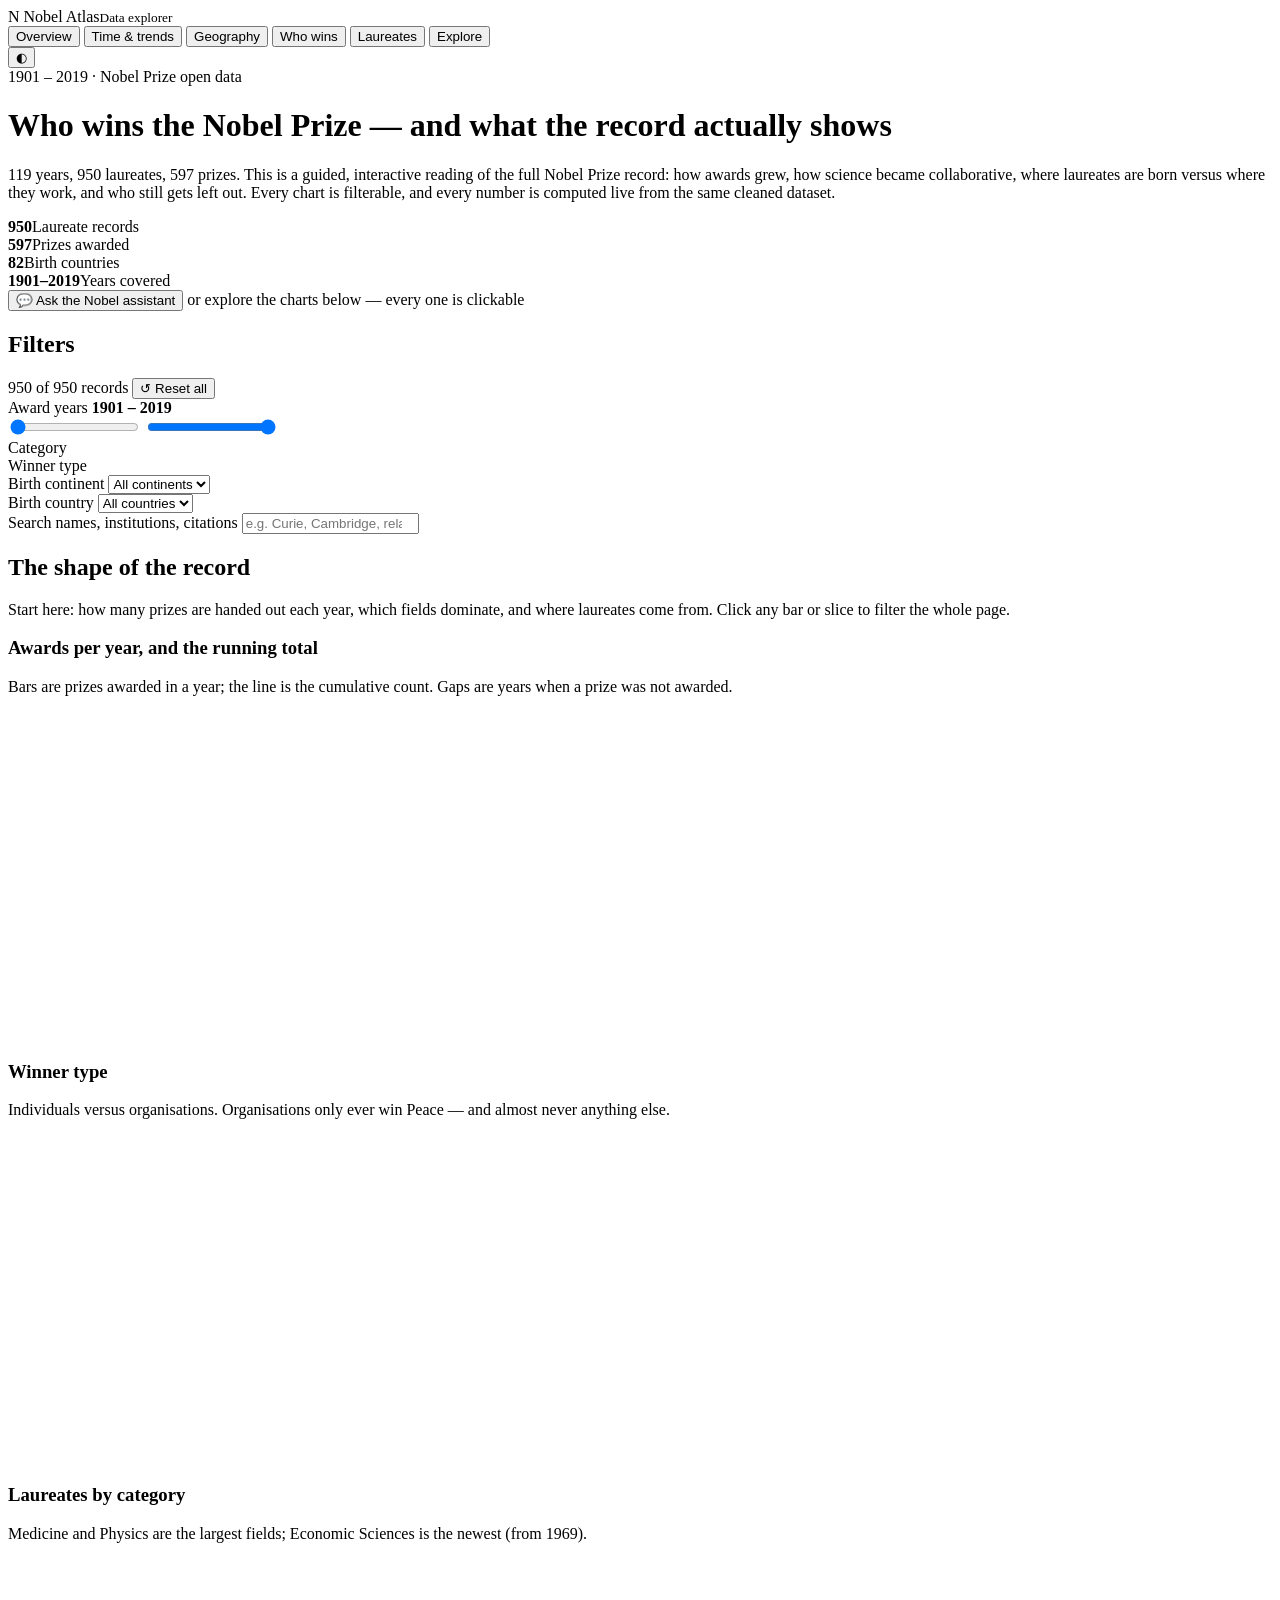
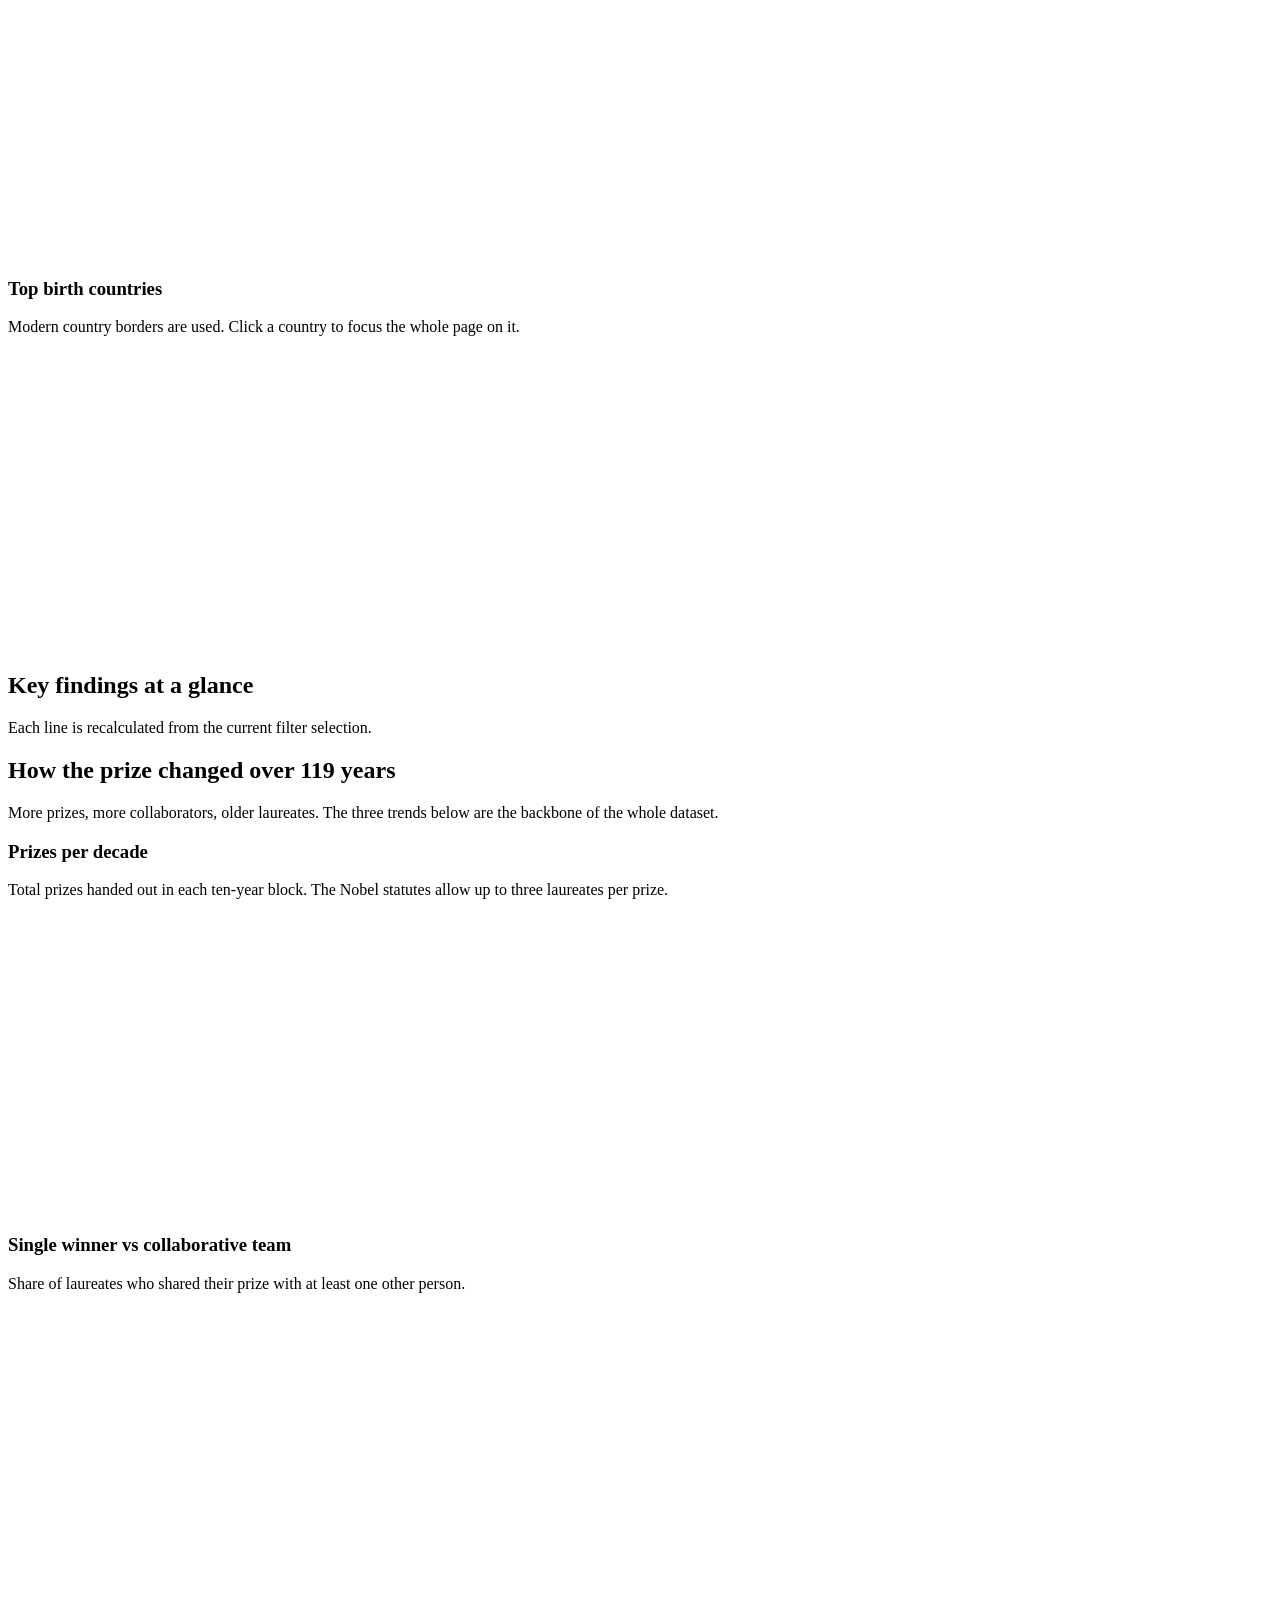
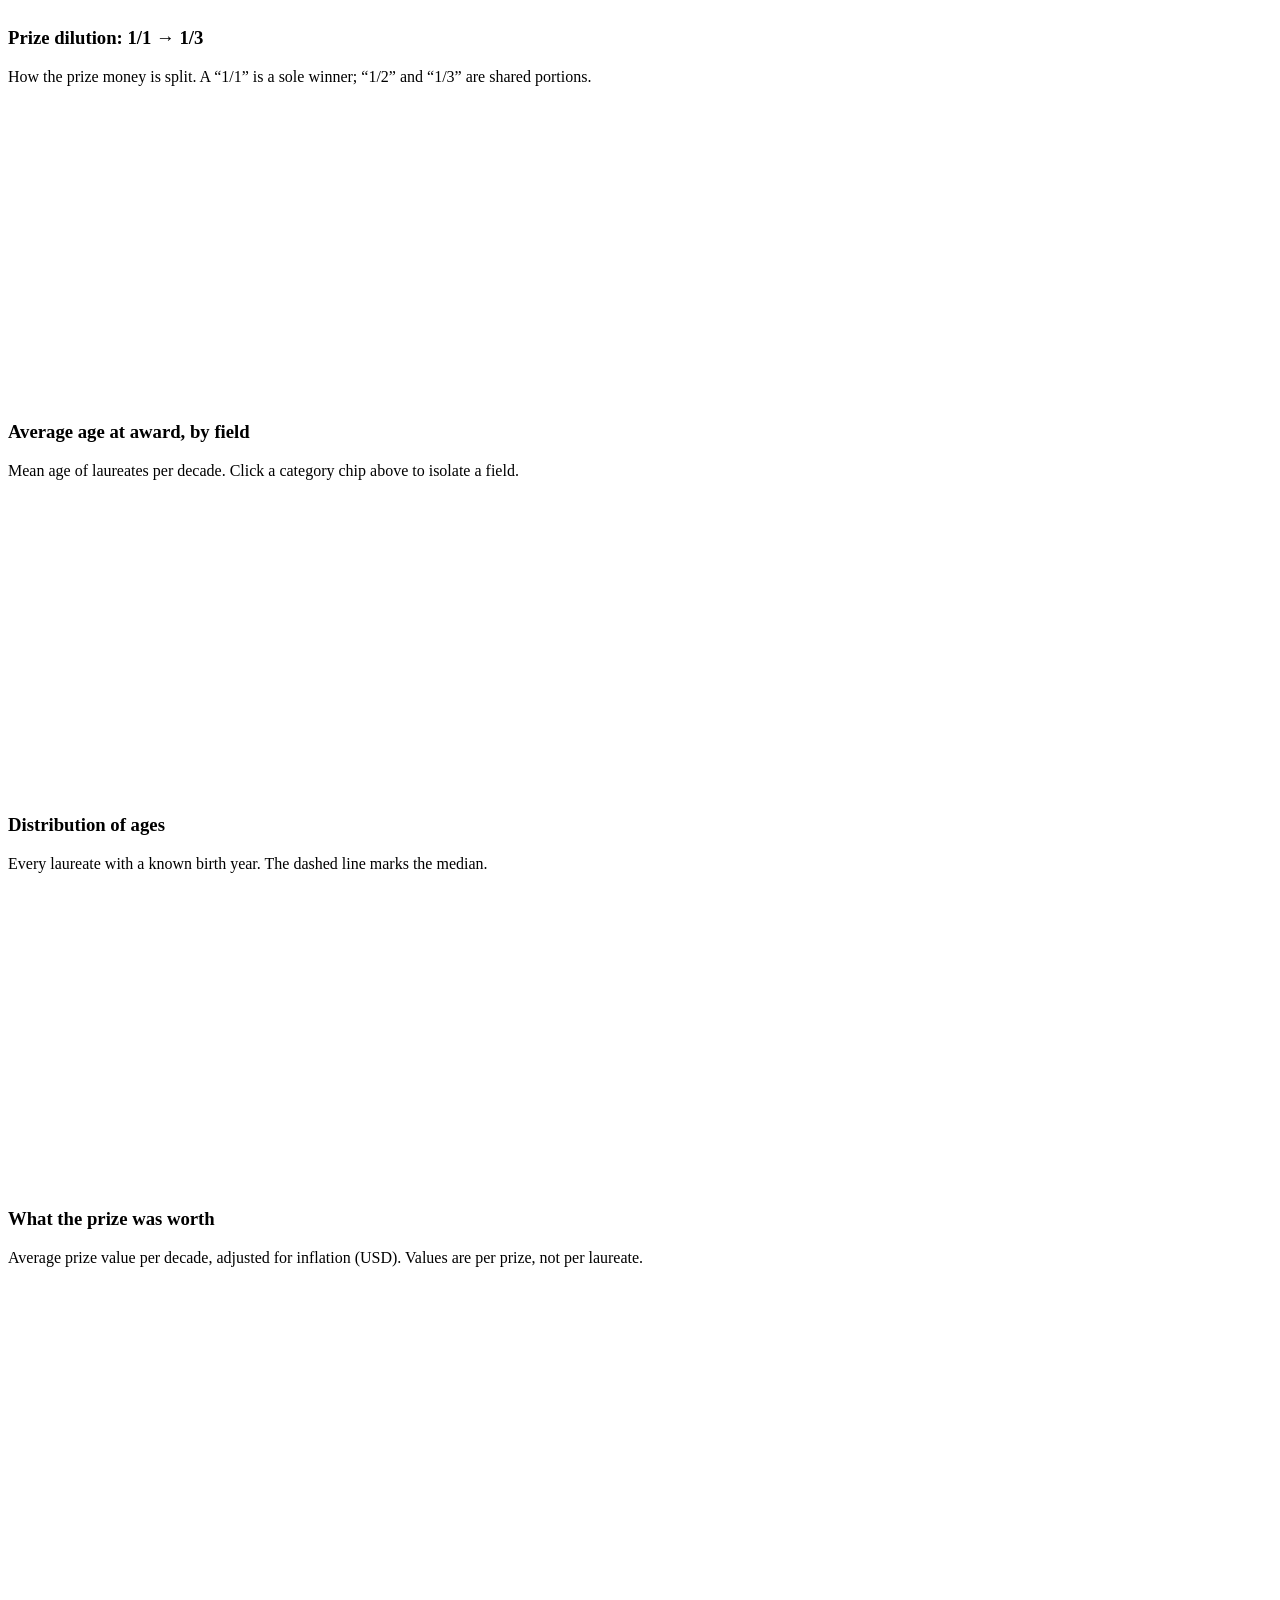
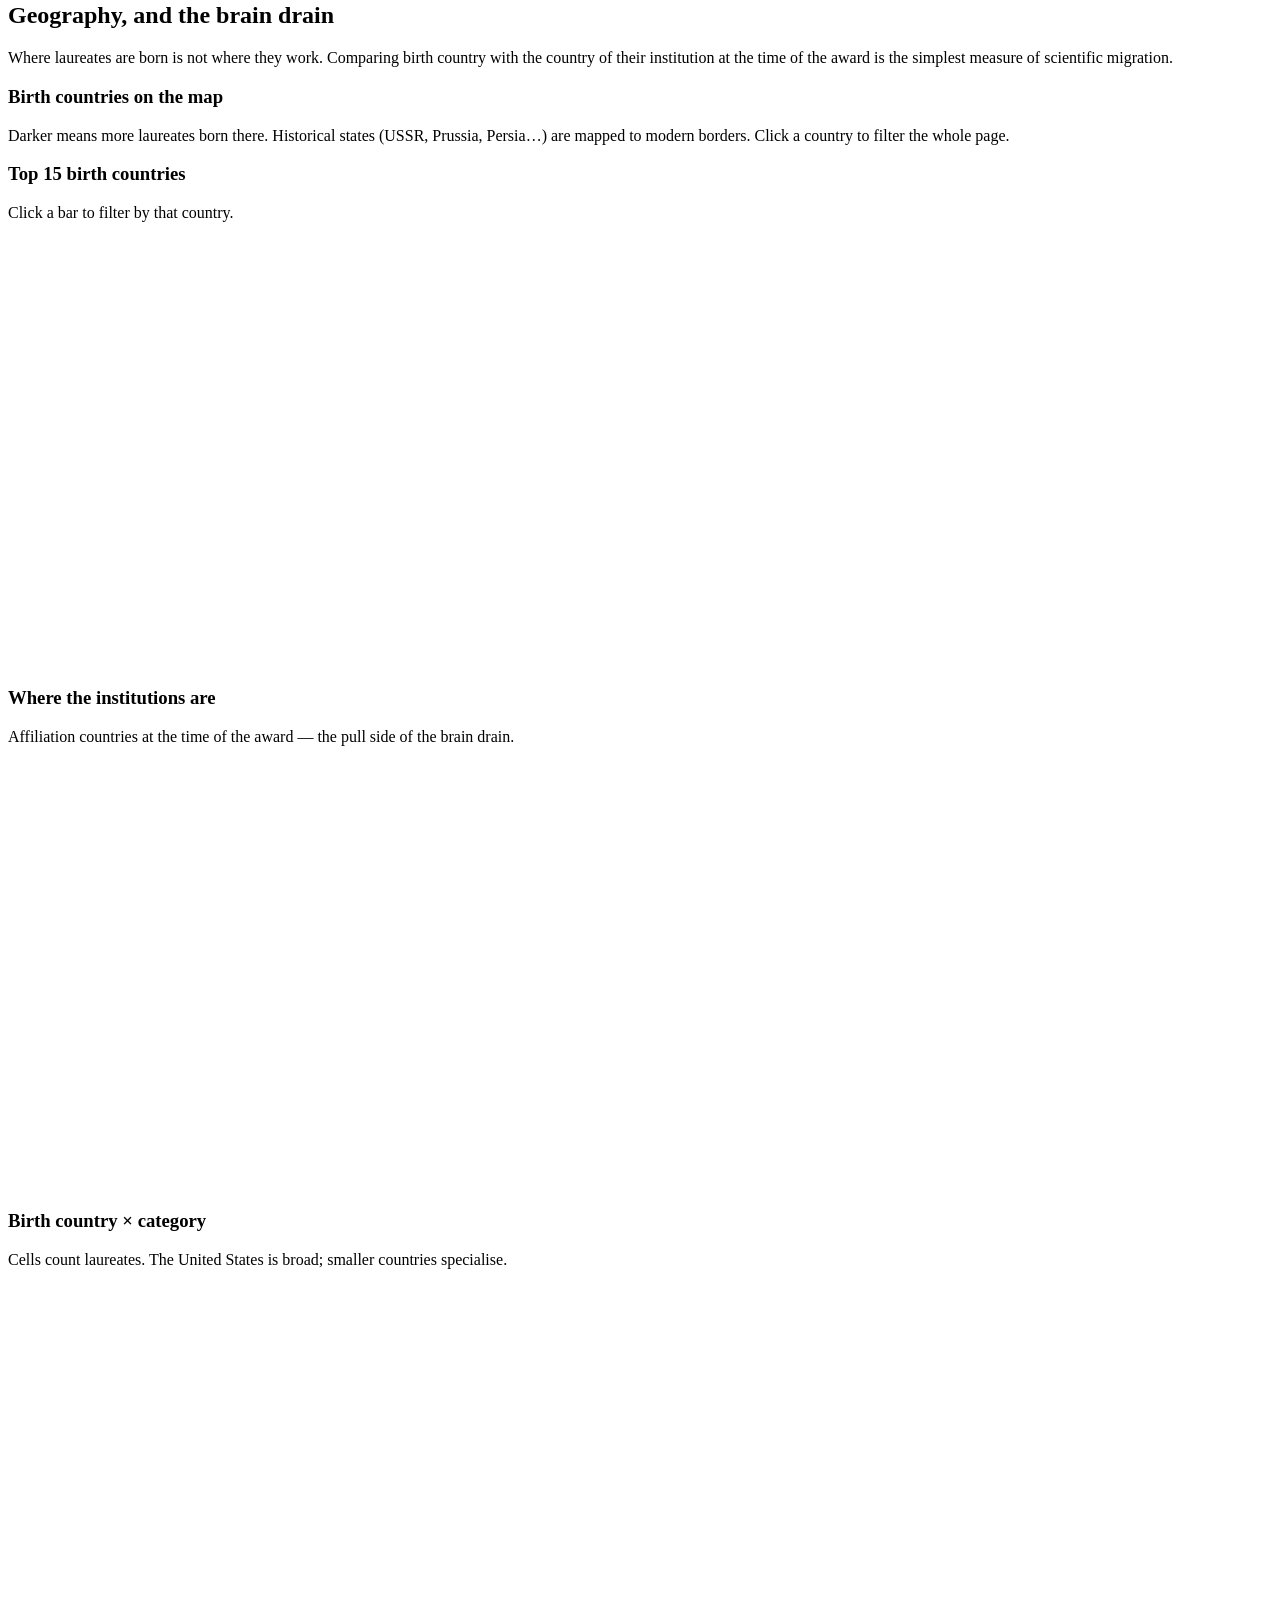
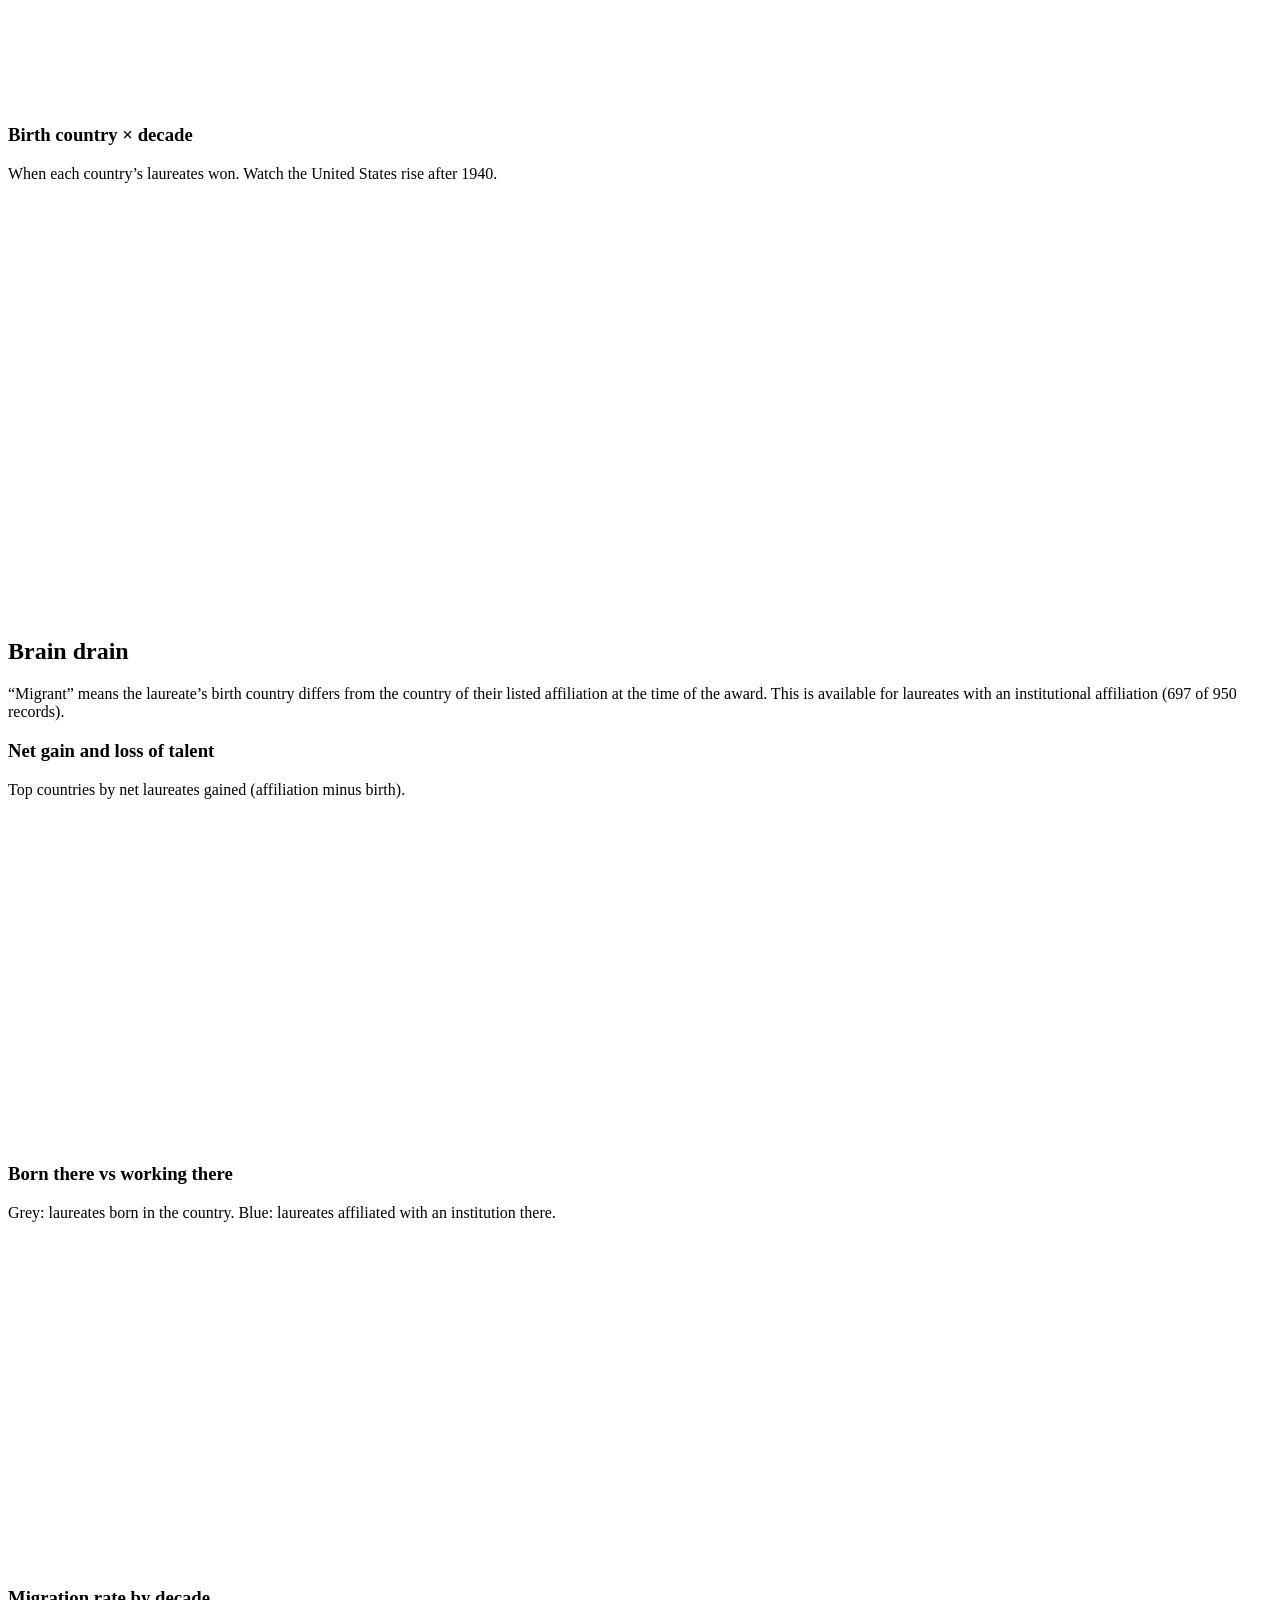
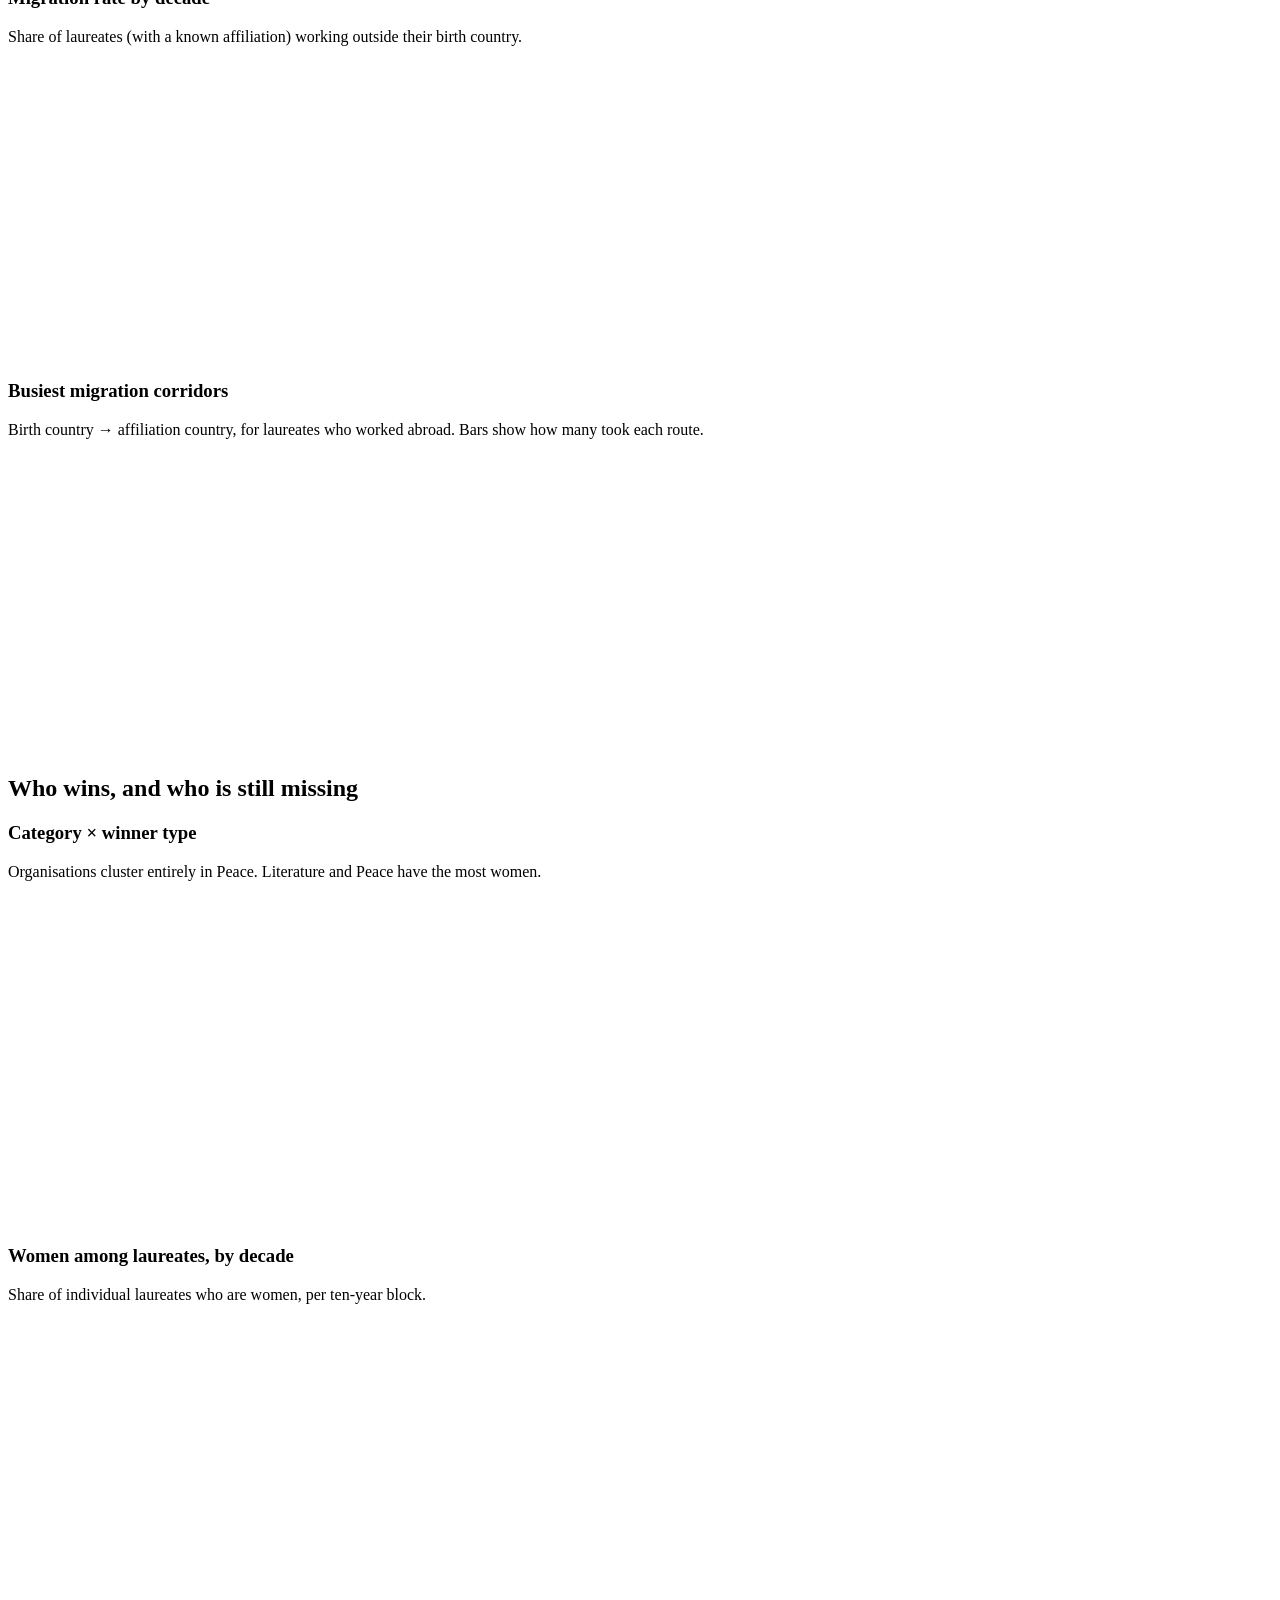
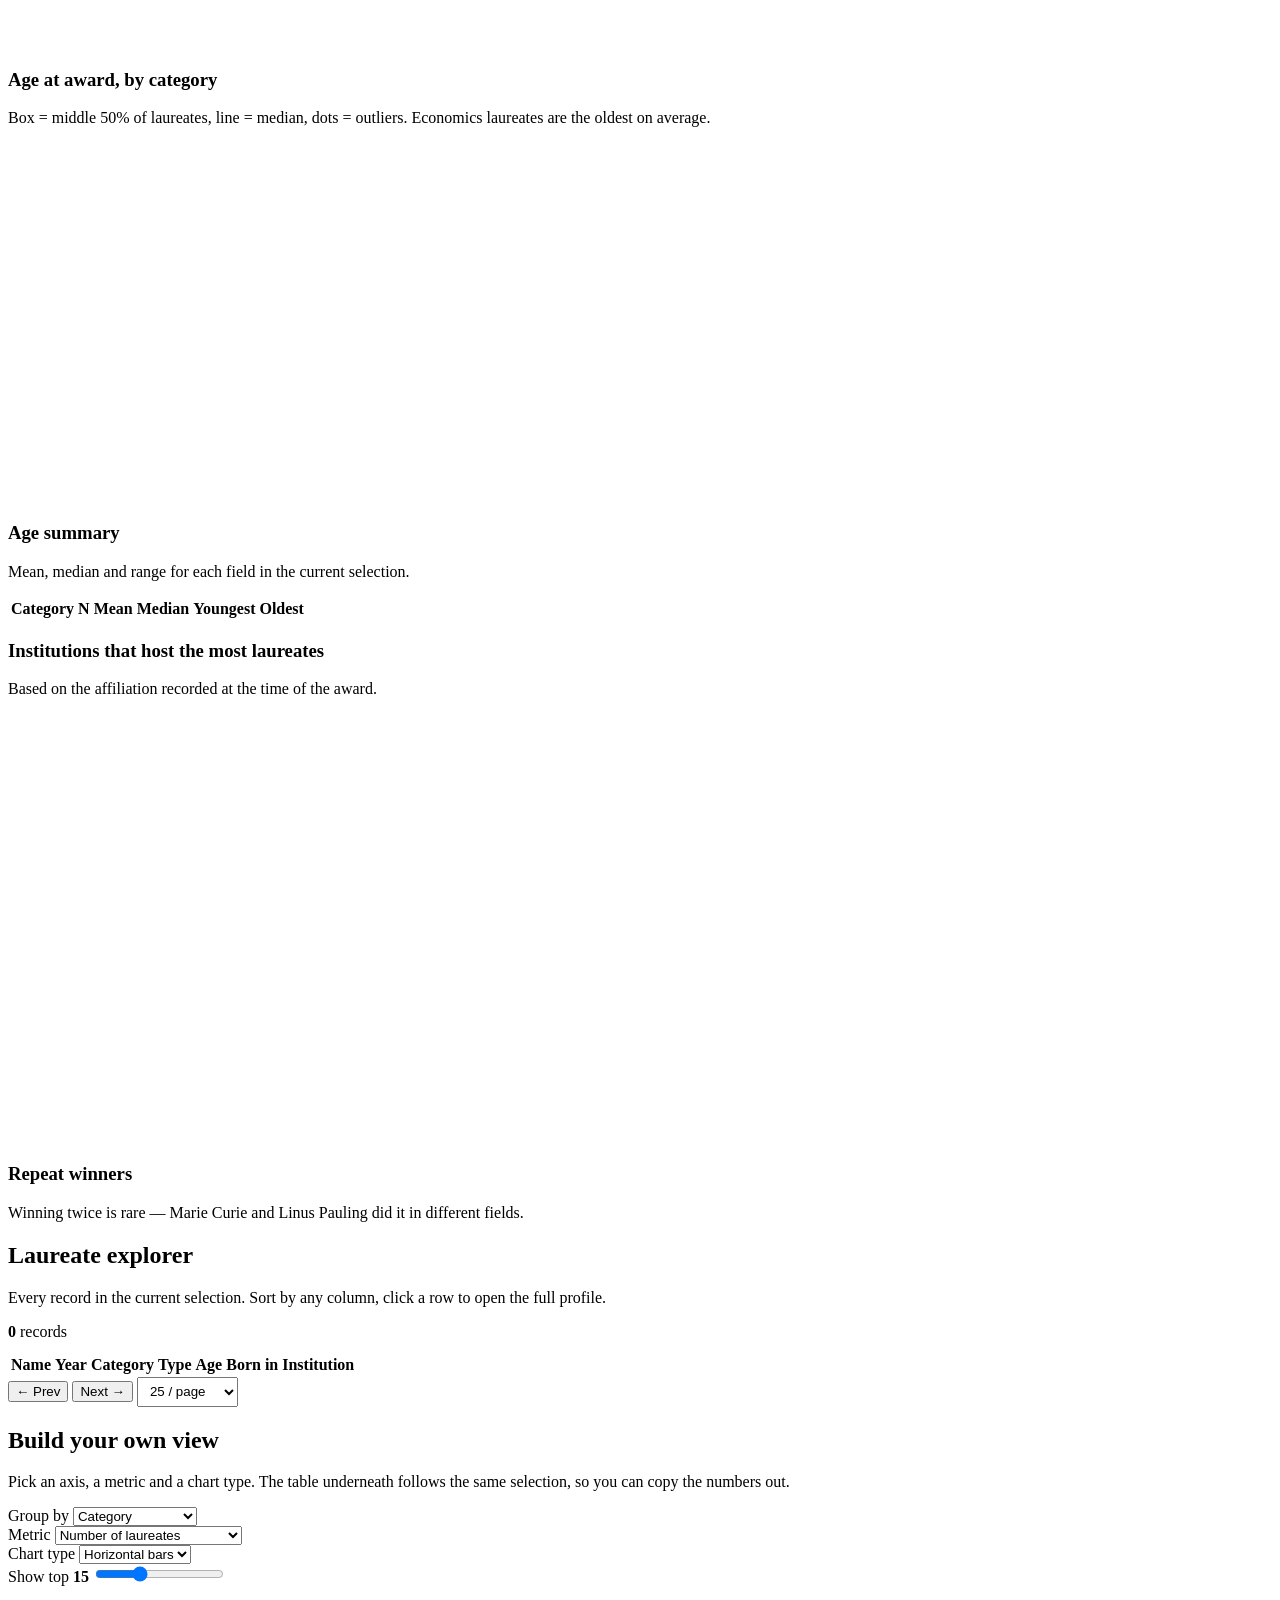
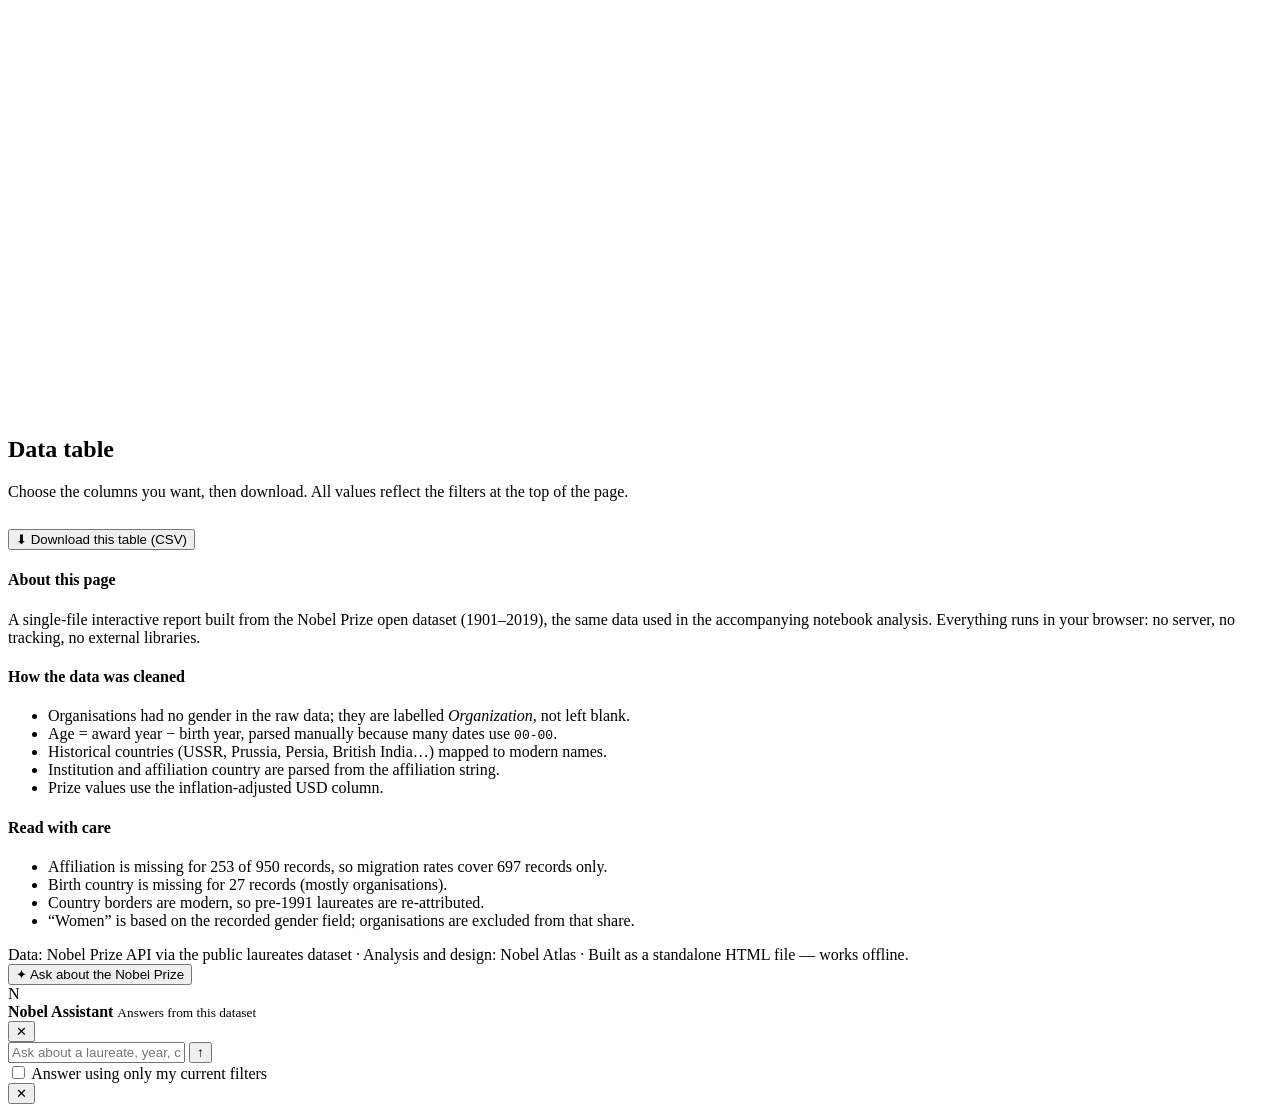
<file: site_src/index.template.html>
<!doctype html>
<html lang="en" data-theme="light">
<head>
<meta charset="utf-8">
<meta name="viewport" content="width=device-width, initial-scale=1">
<title>Nobel Atlas — an interactive reading of 119 years of Nobel Prizes</title>
<meta name="description" content="Interactive analysis of 950 Nobel laureates and 597 prizes (1901–2019): trends over time, geography and brain drain, who wins, and a full laureate explorer.">
<meta name="theme-color" content="#f7f5f0">
<link rel="icon" href="data:image/svg+xml,<svg xmlns='http://www.w3.org/2000/svg' viewBox='0 0 100 100'><circle cx='50' cy='50' r='46' fill='%23c9a24a'/><text y='68' x='50' font-size='54' text-anchor='middle' font-family='Georgia'>N</text></svg>">
<style>/*__CSS__*/</style>
</head>
<body>

<div class="topbar">
  <div class="wrap topbar-in">
    <div class="brand">
      <span class="medal" aria-hidden="true">N</span>
      <span>Nobel Atlas<small>Data explorer</small></span>
    </div>
    <nav class="tabs" id="tabs" role="tablist" aria-label="Sections">
      <button role="tab" data-tab="overview" aria-selected="true">Overview</button>
      <button role="tab" data-tab="time" aria-selected="false">Time &amp; trends</button>
      <button role="tab" data-tab="geo" aria-selected="false">Geography</button>
      <button role="tab" data-tab="who" aria-selected="false">Who wins</button>
      <button role="tab" data-tab="people" aria-selected="false">Laureates</button>
      <button role="tab" data-tab="explore" aria-selected="false">Explore</button>
    </nav>
    <button class="icon-btn" id="theme" title="Toggle dark mode" aria-label="Toggle dark mode">◐</button>
  </div>
</div>

<header class="hero wrap">
  <div class="eyebrow">1901 – 2019 · Nobel Prize open data</div>
  <h1>Who wins the Nobel Prize — and what the record actually shows</h1>
  <p class="lede">
    119 years, 950 laureates, 597 prizes. This is a guided, interactive reading of the full
    Nobel Prize record: how awards grew, how science became collaborative, where laureates are
    born versus where they work, and who still gets left out. Every chart is filterable, and
    every number is computed live from the same cleaned dataset.
  </p>
  <div class="hero-stats">
    <div><b id="hs-rows">950</b><span>Laureate records</span></div>
    <div><b id="hs-prizes">597</b><span>Prizes awarded</span></div>
    <div><b id="hs-countries">82</b><span>Birth countries</span></div>
    <div><b id="hs-years">1901–2019</b><span>Years covered</span></div>
  </div>
  <div class="hero-cta">
    <button class="btn primary" id="hero-ask" type="button">💬 Ask the Nobel assistant</button>
    <span>or explore the charts below — every one is clickable</span>
  </div>
</header>

<section class="filters wrap" aria-label="Filters">
  <div class="f-top">
    <h2>Filters</h2>
    <span class="live" id="fcount">950 of 950 records</span>
    <button class="btn ghost" id="reset" type="button">↺ Reset all</button>
  </div>
  <div class="f-grid">
    <div class="f-field c2">
      <label for="y0">Award years <b id="yrLabel">1901 – 2019</b></label>
      <div class="range-row">
        <input type="range" id="y0" min="1901" max="2019" step="1" value="1901" aria-label="From year">
        <input type="range" id="y1" min="1901" max="2019" step="1" value="2019" aria-label="To year">
      </div>
    </div>
    <div class="f-field c4">
      <label>Category</label>
      <div class="chips" id="chips-cat"></div>
    </div>
    <div class="f-field c2">
      <label>Winner type</label>
      <div class="chips" id="chips-type"></div>
    </div>
    <div class="f-field c1">
      <label for="sel-cont">Birth continent</label>
      <select id="sel-cont"><option value="">All continents</option></select>
    </div>
    <div class="f-field c1">
      <label for="sel-country">Birth country</label>
      <select id="sel-country"><option value="">All countries</option></select>
    </div>
    <div class="f-field c2">
      <label for="q">Search names, institutions, citations</label>
      <input type="search" id="q" placeholder="e.g. Curie, Cambridge, relativity…" autocomplete="off">
    </div>
  </div>
</section>

<main class="wrap">

  <!-- ============================ OVERVIEW ============================ -->
  <section class="tab active" id="tab-overview" role="tabpanel" aria-label="Overview">
    <div class="kpis" id="kpis"></div>

    <div class="sec-head">
      <h2>The shape of the record</h2>
      <p>Start here: how many prizes are handed out each year, which fields dominate, and where laureates come from. Click any bar or slice to filter the whole page.</p>
    </div>

    <div class="grid g21">
      <article class="card">
        <header>
          <h3>Awards per year, and the running total</h3>
          <p>Bars are prizes awarded in a year; the line is the cumulative count. Gaps are years when a prize was not awarded.</p>
        </header>
        <div class="chart" id="c-year" style="height:330px"></div>
        <p class="takeaway" id="tk-year"></p>
      </article>
      <article class="card">
        <header>
          <h3>Winner type</h3>
          <p>Individuals versus organisations. Organisations only ever win Peace — and almost never anything else.</p>
        </header>
        <div class="chart" id="c-type" style="height:330px"></div>
        <p class="takeaway" id="tk-type"></p>
      </article>
    </div>

    <div class="grid g2" style="margin-top:18px">
      <article class="card">
        <header>
          <h3>Laureates by category</h3>
          <p>Medicine and Physics are the largest fields; Economic Sciences is the newest (from 1969).</p>
        </header>
        <div class="chart" id="c-cat" style="height:300px"></div>
        <p class="takeaway" id="tk-cat"></p>
      </article>
      <article class="card">
        <header>
          <h3>Top birth countries</h3>
          <p>Modern country borders are used. Click a country to focus the whole page on it.</p>
        </header>
        <div class="chart" id="c-country" style="height:300px"></div>
        <p class="takeaway" id="tk-country"></p>
      </article>
    </div>

    <div class="sec-head">
      <h2>Key findings at a glance</h2>
      <p>Each line is recalculated from the current filter selection.</p>
    </div>
    <ul class="insights" id="ov-insights"></ul>
  </section>

  <!-- ============================ TIME ============================ -->
  <section class="tab" id="tab-time" role="tabpanel" aria-label="Time and trends">
    <div class="sec-head">
      <h2>How the prize changed over 119 years</h2>
      <p>More prizes, more collaborators, older laureates. The three trends below are the backbone of the whole dataset.</p>
    </div>

    <div class="grid g2">
      <article class="card">
        <header>
          <h3>Prizes per decade</h3>
          <p>Total prizes handed out in each ten-year block. The Nobel statutes allow up to three laureates per prize.</p>
        </header>
        <div class="chart" id="c-decade" style="height:300px"></div>
        <p class="takeaway" id="tk-decade"></p>
      </article>
      <article class="card">
        <header>
          <h3>Single winner vs collaborative team</h3>
          <p>Share of laureates who shared their prize with at least one other person.</p>
        </header>
        <div class="chart" id="c-collab" style="height:300px"></div>
        <p class="takeaway" id="tk-collab"></p>
      </article>
    </div>

    <div class="grid g2" style="margin-top:18px">
      <article class="card">
        <header>
          <h3>Prize dilution: 1/1 → 1/3</h3>
          <p>How the prize money is split. A “1/1” is a sole winner; “1/2” and “1/3” are shared portions.</p>
        </header>
        <div class="chart" id="c-share" style="height:300px"></div>
        <p class="takeaway" id="tk-share"></p>
      </article>
      <article class="card">
        <header>
          <h3>Average age at award, by field</h3>
          <p>Mean age of laureates per decade. Click a category chip above to isolate a field.</p>
        </header>
        <div class="chart" id="c-agetrend" style="height:300px"></div>
        <p class="takeaway" id="tk-agetrend"></p>
      </article>
    </div>

    <div class="grid g2" style="margin-top:18px">
      <article class="card">
        <header>
          <h3>Distribution of ages</h3>
          <p>Every laureate with a known birth year. The dashed line marks the median.</p>
        </header>
        <div class="chart" id="c-agehist" style="height:300px"></div>
        <p class="takeaway" id="tk-agehist"></p>
      </article>
      <article class="card">
        <header>
          <h3>What the prize was worth</h3>
          <p>Average prize value per decade, adjusted for inflation (USD). Values are per prize, not per laureate.</p>
        </header>
        <div class="chart" id="c-prize" style="height:300px"></div>
        <p class="takeaway" id="tk-prize"></p>
      </article>
    </div>
  </section>

  <!-- ============================ GEOGRAPHY ============================ -->
  <section class="tab" id="tab-geo" role="tabpanel" aria-label="Geography">
    <div class="sec-head">
      <h2>Geography, and the brain drain</h2>
      <p>Where laureates are born is not where they work. Comparing birth country with the country of their institution at the time of the award is the simplest measure of scientific migration.</p>
    </div>

    <div class="grid g2">
      <article class="card" style="grid-column:1/-1">
        <header>
          <h3>Birth countries on the map</h3>
          <p>Darker means more laureates born there. Historical states (USSR, Prussia, Persia…) are mapped to modern borders. Click a country to filter the whole page.</p>
        </header>
        <div class="chart" id="c-map"></div>
        <div class="legend" id="map-legend"></div>
      </article>
    </div>

    <div class="grid g2" style="margin-top:18px">
      <article class="card">
        <header>
          <h3>Top 15 birth countries</h3>
          <p>Click a bar to filter by that country.</p>
        </header>
        <div class="chart" id="c-geo-top" style="height:430px"></div>
        <p class="takeaway" id="tk-geo-top"></p>
      </article>
      <article class="card">
        <header>
          <h3>Where the institutions are</h3>
          <p>Affiliation countries at the time of the award — the pull side of the brain drain.</p>
        </header>
        <div class="chart" id="c-aff" style="height:430px"></div>
        <p class="takeaway" id="tk-aff"></p>
      </article>
    </div>

    <div class="grid g2" style="margin-top:18px">
      <article class="card">
        <header>
          <h3>Birth country × category</h3>
          <p>Cells count laureates. The United States is broad; smaller countries specialise.</p>
        </header>
        <div class="chart" id="c-countrycat" style="height:420px"></div>
        <p class="takeaway" id="tk-countrycat"></p>
      </article>
      <article class="card">
        <header>
          <h3>Birth country × decade</h3>
          <p>When each country’s laureates won. Watch the United States rise after 1940.</p>
        </header>
        <div class="chart" id="c-countrydec" style="height:420px"></div>
        <p class="takeaway" id="tk-countrydec"></p>
      </article>
    </div>

    <div class="sec-head">
      <h2>Brain drain</h2>
      <p>“Migrant” means the laureate’s birth country differs from the country of their listed affiliation at the time of the award. This is available for laureates with an institutional affiliation (697 of 950 records).</p>
    </div>

    <div class="grid g12">
      <article class="card">
        <header>
          <h3>Net gain and loss of talent</h3>
          <p>Top countries by net laureates gained (affiliation minus birth).</p>
        </header>
        <div class="chart" id="c-net" style="height:330px"></div>
        <p class="takeaway" id="tk-net"></p>
      </article>
      <article class="card">
        <header>
          <h3>Born there vs working there</h3>
          <p>Grey: laureates born in the country. Blue: laureates affiliated with an institution there.</p>
        </header>
        <div class="chart" id="c-drain" style="height:330px"></div>
        <p class="takeaway" id="tk-drain"></p>
      </article>
    </div>

    <div class="grid g2" style="margin-top:18px">
      <article class="card">
        <header>
          <h3>Migration rate by decade</h3>
          <p>Share of laureates (with a known affiliation) working outside their birth country.</p>
        </header>
        <div class="chart" id="c-mig" style="height:300px"></div>
        <p class="takeaway" id="tk-mig"></p>
      </article>
      <article class="card">
        <header>
          <h3>Busiest migration corridors</h3>
          <p>Birth country → affiliation country, for laureates who worked abroad. Bars show how many took each route.</p>
        </header>
        <div class="chart" id="c-corridors" style="height:300px"></div>
        <p class="takeaway" id="tk-corridors"></p>
      </article>
    </div>
  </section>

  <!-- ============================ WHO WINS ============================ -->
  <section class="tab" id="tab-who" role="tabpanel" aria-label="Who wins">
    <div class="sec-head">
      <h2>Who wins, and who is still missing</h2>
      <p id="who-lede"></p>
    </div>

    <div class="grid g2">
      <article class="card">
        <header>
          <h3>Category × winner type</h3>
          <p>Organisations cluster entirely in Peace. Literature and Peace have the most women.</p>
        </header>
        <div class="chart" id="c-cattype" style="height:330px"></div>
        <p class="takeaway" id="tk-cattype"></p>
      </article>
      <article class="card">
        <header>
          <h3>Women among laureates, by decade</h3>
          <p>Share of individual laureates who are women, per ten-year block.</p>
        </header>
        <div class="chart" id="c-female" style="height:330px"></div>
        <p class="takeaway" id="tk-female"></p>
      </article>
    </div>

    <div class="grid g2" style="margin-top:18px">
      <article class="card">
        <header>
          <h3>Age at award, by category</h3>
          <p>Box = middle 50% of laureates, line = median, dots = outliers. Economics laureates are the oldest on average.</p>
        </header>
        <div class="chart" id="c-agebox" style="height:360px"></div>
        <p class="takeaway" id="tk-agebox"></p>
      </article>
      <article class="card">
        <header>
          <h3>Age summary</h3>
          <p>Mean, median and range for each field in the current selection.</p>
        </header>
        <div class="table-wrap" style="max-height:360px">
          <table id="age-table"><thead><tr>
            <th>Category</th><th class="num">N</th><th class="num">Mean</th><th class="num">Median</th><th class="num">Youngest</th><th class="num">Oldest</th>
          </tr></thead><tbody></tbody></table>
        </div>
      </article>
    </div>

    <div class="grid g21" style="margin-top:18px">
      <article class="card">
        <header>
          <h3>Institutions that host the most laureates</h3>
          <p>Based on the affiliation recorded at the time of the award.</p>
        </header>
        <div class="chart" id="c-inst" style="height:430px"></div>
        <p class="takeaway" id="tk-inst"></p>
      </article>
      <article class="card">
        <header>
          <h3>Repeat winners</h3>
          <p>Winning twice is rare — Marie Curie and Linus Pauling did it in different fields.</p>
        </header>
        <ul class="insights" id="repeat"></ul>
      </article>
    </div>
  </section>

  <!-- ============================ PEOPLE ============================ -->
  <section class="tab" id="tab-people" role="tabpanel" aria-label="Laureates">
    <div class="sec-head">
      <h2>Laureate explorer</h2>
      <p>Every record in the current selection. Sort by any column, click a row to open the full profile.</p>
    </div>
    <article class="card">
      <div class="row" style="margin-bottom:12px">
        <span class="statline" style="margin:0"><b id="l-count">0</b> records</span>
        <span style="flex:1"></span>
        <button class="btn" id="l-csv" type="button" style="display: none;">⬇ Download filtered CSV</button>
      </div>
      <div class="table-wrap">
        <table id="l-table">
          <thead><tr>
            <th data-key="n">Name <span class="arrow"></span></th>
            <th data-key="y" class="num">Year <span class="arrow"></span></th>
            <th data-key="c">Category <span class="arrow"></span></th>
            <th data-key="t">Type <span class="arrow"></span></th>
            <th data-key="age" class="num">Age <span class="arrow"></span></th>
            <th data-key="bc">Born in <span class="arrow"></span></th>
            <th data-key="inst">Institution <span class="arrow"></span></th>
          </tr></thead>
          <tbody></tbody>
        </table>
      </div>
      <div class="pager">
        <button class="btn" id="l-prev" type="button">← Prev</button>
        <button class="btn" id="l-next" type="button">Next →</button>
        <span class="spacer"></span>
        <span id="l-range"></span>
        <select id="l-per" style="width:auto;min-height:30px;padding:4px 8px">
          <option value="25">25 / page</option>
          <option value="50">50 / page</option>
          <option value="100">100 / page</option>
        </select>
      </div>
    </article>
  </section>

  <!-- ============================ EXPLORE ============================ -->
  <section class="tab" id="tab-explore" role="tabpanel" aria-label="Explore">
    <div class="sec-head">
      <h2>Build your own view</h2>
      <p>Pick an axis, a metric and a chart type. The table underneath follows the same selection, so you can copy the numbers out.</p>
    </div>

    <article class="card">
      <div class="controls">
        <div class="f-field">
          <label for="x-sel">Group by</label>
          <select id="x-sel">
            <option value="y">Award year</option>
            <option value="decade">Decade</option>
            <option value="c" selected>Category</option>
            <option value="t">Winner type</option>
            <option value="bct">Birth continent</option>
            <option value="bc">Birth country</option>
            <option value="ac">Affiliation country</option>
            <option value="inst">Institution</option>
            <option value="p">Prize share</option>
          </select>
        </div>
        <div class="f-field">
          <label for="y-sel">Metric</label>
          <select id="y-sel">
            <option value="count" selected>Number of laureates</option>
            <option value="meanAge">Mean age</option>
            <option value="medianAge">Median age</option>
            <option value="sumPrize">Total prize value (adjusted)</option>
            <option value="meanPrize">Mean prize value (adjusted)</option>
            <option value="femaleShare">Share of women (%)</option>
          </select>
        </div>
        <div class="f-field">
          <label for="type-sel">Chart type</label>
          <select id="type-sel">
            <option value="hbar" selected>Horizontal bars</option>
            <option value="vbar">Vertical bars</option>
            <option value="line">Line</option>
            <option value="area">Area</option>
            <option value="donut">Donut</option>
          </select>
        </div>
        <div class="f-field">
          <label for="topn">Show top <b id="topn-val">15</b></label>
          <input type="range" id="topn" min="3" max="40" value="15">
        </div>
      </div>
      <div class="chart" id="c-build" style="height:430px"></div>
      <p class="takeaway" id="tk-build"></p>
    </article>

    <div class="sec-head">
      <h2>Data table</h2>
      <p>Choose the columns you want, then download. All values reflect the filters at the top of the page.</p>
    </div>
    <article class="card">
      <div class="row" style="margin-bottom:12px">
        <div class="chips" id="col-chips"></div>
      </div>
      <div class="table-wrap">
        <table id="build-table"><thead></thead><tbody></tbody></table>
      </div>
      <div class="row" style="margin-top:12px">
        <button class="btn primary" id="dl-csv" type="button">⬇ Download this table (CSV)</button>
        <span class="statline" style="margin:0" id="build-count"></span>
      </div>
    </article>
  </section>
</main>

<footer>
  <div class="wrap cols">
    <div>
      <h4>About this page</h4>
      <p>
        A single-file interactive report built from the Nobel Prize open dataset (1901–2019), the same
        data used in the accompanying notebook analysis. Everything runs in your browser: no server,
        no tracking, no external libraries.
      </p>
    </div>
    <div>
      <h4>How the data was cleaned</h4>
      <ul>
        <li>Organisations had no gender in the raw data; they are labelled <em>Organization</em>, not left blank.</li>
        <li>Age = award year − birth year, parsed manually because many dates use <code>00-00</code>.</li>
        <li>Historical countries (USSR, Prussia, Persia, British India…) mapped to modern names.</li>
        <li>Institution and affiliation country are parsed from the affiliation string.</li>
        <li>Prize values use the inflation-adjusted USD column.</li>
      </ul>
    </div>
    <div>
      <h4>Read with care</h4>
      <ul>
        <li>Affiliation is missing for 253 of 950 records, so migration rates cover 697 records only.</li>
        <li>Birth country is missing for 27 records (mostly organisations).</li>
        <li>Country borders are modern, so pre-1991 laureates are re-attributed.</li>
        <li>“Women” is based on the recorded gender field; organisations are excluded from that share.</li>
      </ul>
    </div>
  </div>
  <div class="wrap fine">
    Data: Nobel Prize API via the public laureates dataset · Analysis and design: Nobel Atlas ·
    Built as a standalone HTML file — works offline.
  </div>
</footer>

<div class="tip" id="tip" role="status" aria-live="polite"></div>

<!-- ============================ CHAT ASSISTANT ============================ -->
<button class="chat-fab" id="chat-fab" type="button" aria-label="Open the Nobel assistant">
  <span class="chat-fab-ico" aria-hidden="true">✦</span>
  <span class="chat-fab-txt">Ask about the Nobel Prize</span>
</button>

<section class="chat" id="chat" aria-hidden="true" aria-label="Nobel assistant">
  <header class="chat-head">
    <div class="chat-id">
      <span class="chat-avatar" aria-hidden="true">N</span>
      <div>
        <b>Nobel Assistant</b>
        <small><span class="chat-dot"></span> Answers from this dataset</small>
      </div>
    </div>
    <button class="icon-btn" id="chat-close" type="button" aria-label="Close assistant">✕</button>
  </header>

  <div class="chat-log" id="chat-log" role="log" aria-live="polite"></div>

  <div class="chat-chips" id="chat-chips"></div>

  <form class="chat-form" id="chat-form" autocomplete="off">
    <input id="chat-input" type="text" placeholder="Ask about a laureate, year, country…" aria-label="Your question" maxlength="200">
    <button class="chat-send" type="submit" aria-label="Send question">↑</button>
  </form>
  <label class="chat-foot">
    <input type="checkbox" id="chat-filter">
    <span>Answer using only my current filters</span>
  </label>
</section>

<div class="modal" id="modal" aria-hidden="true">
  <div class="modal-bg" data-close="1"></div>
  <div class="modal-card" role="dialog" aria-modal="true" aria-labelledby="modal-title">
    <button class="icon-btn modal-close" id="modal-close" aria-label="Close">✕</button>
    <div id="modal-body"></div>
  </div>
</div>

<script>/*__DATA__*/</script>
<script>/*__APP__*/</script>
</body>
</html>
</file>
